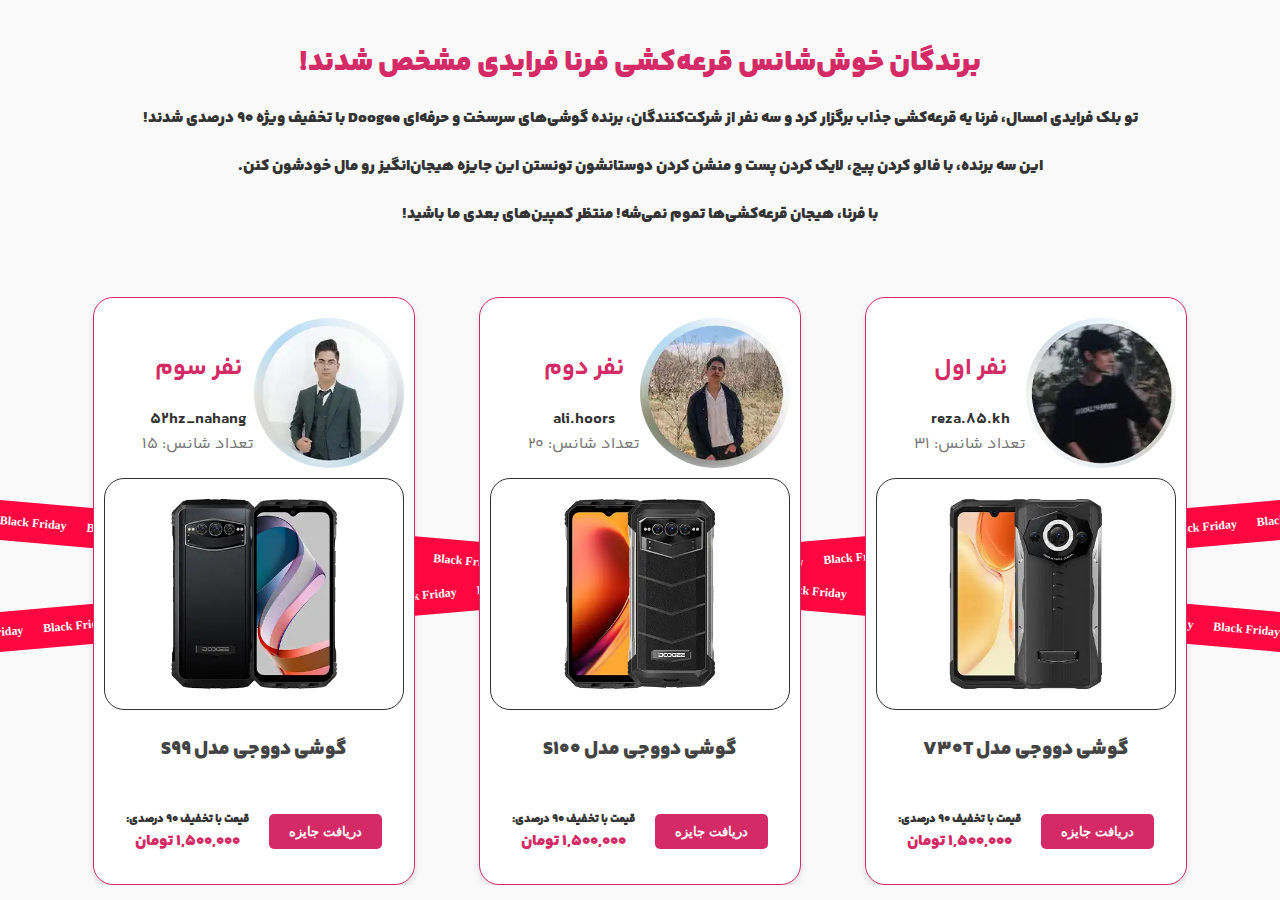
<file: index.html>
<html>

<head lang="fa" dir="rtl">
    <meta charset="UTF-8">
    <meta name="viewport" content="width=device-width, initial-scale=1.0 , maximum-scale=1">
    <meta http-equiv="X-UA-Compatible" content="IE=edge">

    <title>برندگان قرعه‌کشی</title>
    <link rel="shortcut icon" href="img/favicon.png">

    <!-- Main CSS File -->
    <link rel="stylesheet" href="css/fonts.css" />
    <link rel="stylesheet" href="css/style.css" />
</head>


<body>
    <div class="container">
        <h1>برندگان خوش‌شانس قرعه‌کشی فرنا فرایدی مشخص شدند!</h1>
        <p>
            تو بلک فرایدی امسال، فرنا یه قرعه‌کشی جذاب برگزار کرد و سه نفر از شرکت‌کنندگان، برنده گوشی‌های سرسخت و حرفه‌ای <strong>Doogee</strong> با تخفیف ویژه ۹۰ درصدی شدند!
        </p>
        <p>
            این سه برنده، با فالو کردن پیج، لایک کردن پست و منشن کردن دوستانشون تونستن این جایزه هیجان‌انگیز رو مال خودشون کنن.
        </p>
        <p><strong style="font-weight: 900;">با فرنا، هیجان قرعه‌کشی‌ها تموم نمی‌شه! منتظر کمپین‌های بعدی ما
                باشید!</strong></p>
    </div>

    <div class="black-banner-container">
        <div class="banner-container">
            <div class="winners">
                <!-- نفر اول -->
                <div class="winner">
                    <div class="winner-one">
                        <img class="winner-img" src="img/winners/win1.webp" alt="reza.85.kh" style=" border-radius: 100%;">
                        <div class="winner-two">
                            <h2>نفر اول</h2>
                            <span class="username">reza.85.kh</span>
                            <span class="entries">تعداد شانس: ۳۱</span>
                        </div>
                    </div>
                    <div class="winner-three">
                        <img src="img/winners/img1.webp" alt="Doogee V30T" style="width:60%;">
                    </div>
                    <p class="prize">گوشی دووجی مدل V30T</p>
                    <div class="winner-four">
                        <button>دریافت جایزه</button>
                        <div class="winner-five">
                            <span>قیمت با تخفیف ۹۰ درصدی:</span>
                            <span class="price"> ۱,۵۰۰,۰۰۰ تومان</span>
                        </div>
                    </div>
                </div>

                <!-- نفر دوم -->
                <div class="winner">
                    <div class="winner-one">
                        <img class="winner-img" src="img/winners/win2.webp" alt="ali.hoors" style=" border-radius: 100%;">
                        <div class="winner-two">
                            <h2>نفر دوم</h2>
                            <span class="username">ali.hoors</span>
                            <pspan class="entries">تعداد شانس: ۲۰</span>
                        </div>
                    </div>
                    <div class="winner-three">
                        <img src="img/winners/img2.webp" alt="Doogee S100" style="width: 60%;">
                    </div>
                    <p class="prize">گوشی دووجی مدل S100</p>
                    <div class="winner-four">
                        <button>دریافت جایزه</button>
                        <div class="winner-five">
                            <span>قیمت با تخفیف ۹۰ درصدی:</span>
                            <span class="price"> ۱,۵۰۰,۰۰۰ تومان</span>
                        </div>
                    </div>
                </div>

                <!-- نفر سوم -->
                <div class="winner">
                    <div class="winner-one">
                        <img class="winner-img" src="img/winners/win3.webp" alt="52hz_nahang" style=" border-radius: 100%;">
                        <div class="winner-two">
                            <h2>نفر سوم</h2>
                            <span class="username">52hz_nahang</span>
                            <span class="entries">تعداد شانس: ۱۵</span>
                        </div>
                    </div>
                    <div class="winner-three">
                        <img src="img/winners/img3.webp" alt="Doogee S99" style="width: 60%;">
                    </div>
                    <p class="prize">گوشی دووجی مدل S99</p>
                    <div class="winner-four">
                        <button>دریافت جایزه</button>
                        <div class="winner-five">
                            <span>قیمت با تخفیف ۹۰ درصدی:</span>
                            <span class="price"> ۱,۵۰۰,۰۰۰ تومان</span>
                        </div>
                    </div>
                </div>
            </div>
            <div class="banner red rotated-two">
                <div class="banner-text">
                    <span>Black Friday</span>
                    <span>Black Friday</span>
                    <span>Black Friday</span>
                    <span>Black Friday</span>
                    <span>Black Friday</span>
                    <span>Black Friday</span>
                    <span>Black Friday</span>
                    <span>Black Friday</span>
                    <span>Black Friday</span>
                    <span>Black Friday</span>
                    <span>Black Friday</span>
                    <span>Black Friday</span>
                    <span>Black Friday</span>
                    <span>Black Friday</span>
                    <span>Black Friday</span>
                    <span>Black Friday</span>
                    <span>Black Friday</span>
                    <span>Black Friday</span>
                    <span>Black Friday</span>
                    <span>Black Friday</span>
                    <span>Black Friday</span>
                    <span>Black Friday</span>
                    <span>Black Friday</span>
                    <span>Black Friday</span>
                    <span>Black Friday</span>

                </div>
            </div>
            <div class="banner red rotated-one">
                <div class="banner-text"> <span>Black
                        Friday</span>
                    <span>Black Friday</span>
                    <span>Black Friday</span>
                    <span>Black Friday</span>
                    <span>Black Friday</span>
                    <span>Black Friday</span>
                    <span>Black Friday</span>
                    <span>Black Friday</span>
                    <span>Black Friday</span>
                    <span>Black Friday</span>
                    <span>Black Friday</span>
                    <span>Black Friday</span>
                    <span>Black Friday</span>
                    <span>Black Friday</span>
                    <span>Black Friday</span>
                    <span>Black Friday</span>
                    <span>Black Friday</span>
                    <span>Black Friday</span>
                    <span>Black Friday</span>
                    <span>Black Friday</span>
                    <span>Black Friday</span>
                    <span>Black Friday</span>
                    <span>Black Friday</span>
                    <span>Black Friday</span>
                </div>
            </div>

        </div>
    </div>




</body>

</html>
</file>
<file: css/fonts.css>
/**
*
*	Name:			Yekan Bakh Fonts
*	Version:			2.4
*	Author:			Reza Bakhtiarifard (rbakhtiarifard.ir)
*	Created on:		Jan 2024
*	Updated on:		Jan 2024
*	Vendor:			http://fontiran.com
*	Copyright:		Commercial/Proprietary Software
--------------------------------------------------------------------------------------
فونت یکان بخ یک نرم افزار مالکیتی محسوب می شود. جهت آگاهی از قوانین استفاده از این فونت ها لطفا به وب سایت (فونت ایران دات کام) مراجعه نمایید
--------------------------------------------------------------------------------------
Yekan Bakh fonts are considered a proprietary software. To gain information about the laws regarding the use of these fonts, please visit www.fontiran.com 
--------------------------------------------------------------------------------------
This set of fonts are used in this project under the license: (.....)
------------------------------------------------------------------------------------- fonts/-
*	
**/

@font-face {
  font-family: Bakh;
  font-style: normal;
  font-weight: 100;
  src: url("fonts/woff/YekanBakhFaNum-thin.woff") format("woff"),
    url("fonts/woff2/YekanBakhFaNum-thin.woff2") format("woff2");
}

@font-face {
  font-family: Bakh;
  font-style: normal;
  font-weight: 300;
  src: url("fonts/woff/YekanBakhFaNum-Light.woff") format("woff"),
    url("fonts/woff2/YekanBakhFaNum-Light.woff2") format("woff2");
}

@font-face {
  font-family: Bakh;
  font-style: normal;
  font-weight: normal;
  src: url("fonts/woff/YekanBakhFaNum-Regular.woff") format("woff"),
    url("fonts/woff2/YekanBakhFaNum-Regular.woff2") format("woff2");
}

@font-face {
  font-family: Bakh;
  font-style: normal;
  font-weight: 600;
  src: url("fonts/woff/YekanBakhFaNum-SemiBold.woff") format("woff"),
    url("fonts/woff2/YekanBakhFaNum-SemiBold.woff2") format("woff2");
}

@font-face {
  font-family: Bakh;
  font-style: normal;
  font-weight: bold;
  src: url("fonts/woff/YekanBakhFaNum-Bold.woff") format("woff"),
    url("fonts/woff2/YekanBakhFaNum-Bold.woff2") format("woff2");
}

@font-face {
  font-family: Bakh;
  font-style: normal;
  font-weight: 800;
  src: url("fonts/woff/YekanBakhFaNum-ExtraBold.woff") format("woff"),
    url("fonts/woff2/YekanBakhFaNum-ExtraBold.woff2") format("woff2");
}

@font-face {
  font-family: Bakh;
  font-style: normal;
  font-weight: 900;
  src: url("fonts/woff/YekanBakhFaNum-Black.woff") format("woff"),
    url("fonts/woff2/YekanBakhFaNum-Black.woff2") format("woff2");
}

@font-face {
  font-family: Bakh;
  font-style: normal;
  font-weight: 950;
  src: url("fonts/woff/YekanBakhFaNum-ExtraBlack.woff") format("woff"),
    url("fonts/woff2/YekanBakhFaNum-ExtraBlack.woff2") format("woff2");
}
</file>
<file: css/style.css>
body {
  font-family: Bakh;
  direction: rtl;
  background-color: #f9f9f9;
  margin: 0;
  padding: 0;
  color: #333;
}

.container {
  max-width: 1200px;
  margin: 0 auto;
  padding: 20px;
  text-align: center;
}

h1 {
  color: #d42a65;
  margin-bottom: 2px;
  font-size: 30px;
  font-weight: 900;
}

p {
  line-height: 2;
  font-weight: 900;
}

.winners {
  position: relative;
  display: flex;
  justify-content: center;
  gap: 4rem;
  margin-top: 30px;
  flex-wrap: wrap;
  z-index: 50;
}

.winner {
  background-color: #fff;
  border-radius: 20px;
  padding: 10px;
  width: 300px;
  box-shadow: 0 4px 6px rgba(0, 0, 0, 0.1);
  text-align: center;
  border: 1px solid #d42a65;
}

.winner h2 {
  color: #d42a65;
}

.winner img {
  border-radius: 10px;
  margin: 10px 0;
}

.username {
  font-weight: bold;
}

.entries {
  color: #777;
}

.prize {
  font-weight: 900;
  color: #444;
  margin-top: 20px;
  font-size: 20px;
}

.price {
  color: #d42a65;
  font-size: 1rem;
  font-weight: 900;
  text-wrap: nowrap;
}

button {
  background-color: #d42a65;
  color: #fff;
  border: none;
  padding: 10px 20px;
  border-radius: 5px;
  cursor: pointer;
  text-wrap: nowrap;
  font-weight: bold;
}

button:hover {
  background-color: #b12251;
}
.winner-one {
  display: flex;
  flex-direction: row;
}
.winner-img {
  border-radius: 100%;
  width: 50%;
}

.winner-two {
  display: flex;
  flex-direction: column;
  justify-content: center;
}
.winner-three {
  border: 1px solid #333;
  border-radius: 20px;
  padding: 10px;
}
.winner-four {
  display: flex;
  padding: 20px;
  justify-content: center;
  align-items: center;
  gap: 20px;
}

.winner-five {
  display: flex;
  flex-direction: column;
  font-size: 12px;
  text-wrap: nowrap;
  font-weight: 900;
}

.black-banner-container {
  margin: 0;
  padding: 0;
  display: flex;
  justify-content: center;
  align-items: center;
  height: auto;
  overflow: hidden;
}

.banner-container {
  position: relative;
  width: 100%;
  height: 50%;
}

.banner {
  position: absolute;
  top: 50%;
  left: 50%;
  width: 200%;
  height: 40px;
  background: linear-gradient(to bottom, #ff0841, #ff0841);
  display: flex;
  align-items: center;
  justify-content: center;
  transform: translate(-50%, -50%);
  overflow: hidden;
}

.rotated-one {
  transform: translate(-50%, -50%) rotate(-5deg);
}
.rotated-two {
  transform: translate(-50%, -50%) rotate(5deg);
}

.banner-text {
  font-size: 20px;
  font-weight: bold;
  color: white;
  white-space: nowrap;
  display: flex;
  gap: 20px;
  font-size: 12px;
  font-family: "samsungsharpsans";
}
</file>
